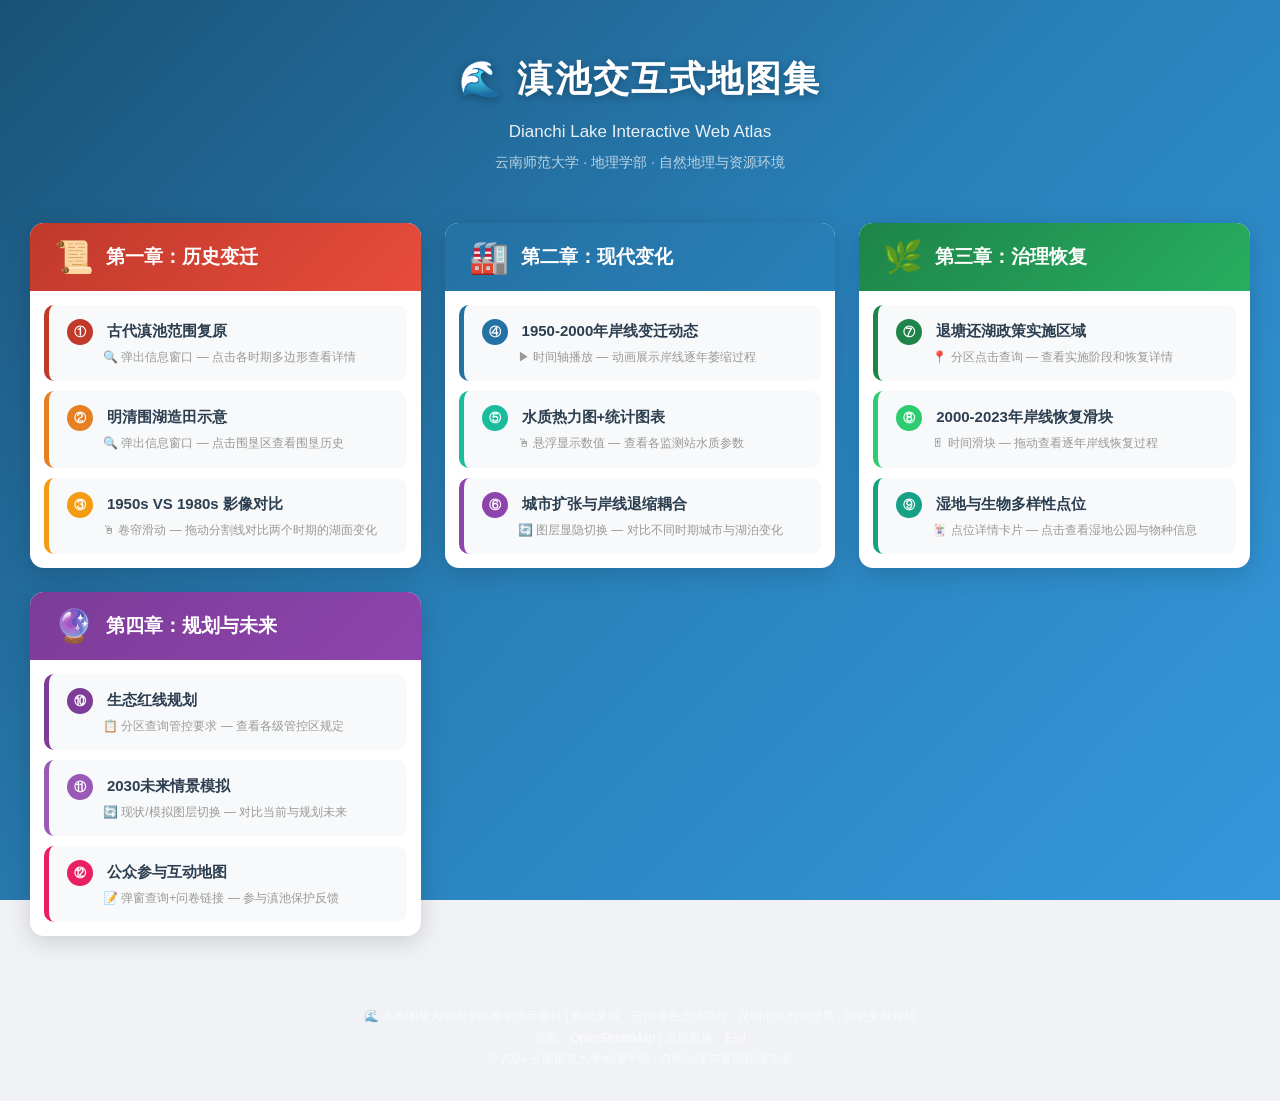
<file: index.html>
<!DOCTYPE html>
<html lang="zh-CN">
<head>
  <meta charset="UTF-8">
  <meta name="viewport" content="width=device-width, initial-scale=1.0">
  <title>滇池交互式地图集 — 云南师范大学地理学部</title>
  <link rel="stylesheet" href="assets/css/main.css">
  <style>
    .index-body {
      padding-top: 0;
      background: linear-gradient(135deg, #1a5276 0%, #2980b9 50%, #3498db 100%);
      min-height: 100vh;
    }
    .index-header {
      text-align: center;
      padding: 50px 20px 30px;
      color: white;
    }
    .index-header h1 {
      font-size: 36px;
      margin-bottom: 10px;
      text-shadow: 0 2px 8px rgba(0,0,0,0.3);
      letter-spacing: 2px;
    }
    .index-header .subtitle {
      font-size: 17px;
      opacity: 0.9;
      margin-bottom: 6px;
    }
    .index-header .dept {
      font-size: 14px;
      opacity: 0.7;
    }
    .index-chapters {
      display: grid;
      grid-template-columns: repeat(auto-fit, minmax(300px, 1fr));
      gap: 24px;
      padding: 20px 30px 50px;
      max-width: 1400px;
      margin: 0 auto;
    }
    .chapter-section {
      background: white;
      border-radius: 14px;
      overflow: hidden;
      box-shadow: 0 6px 24px rgba(0,0,0,0.15);
      transition: transform 0.3s, box-shadow 0.3s;
    }
    .chapter-section:hover {
      transform: translateY(-6px);
      box-shadow: 0 10px 32px rgba(0,0,0,0.2);
    }
    .chapter-header {
      padding: 18px 24px;
      color: white;
      font-size: 19px;
      font-weight: bold;
      display: flex;
      align-items: center;
      gap: 12px;
    }
    .chapter-header .ch-icon {
      font-size: 32px;
      line-height: 1;
    }
    .map-cards {
      padding: 14px;
    }
    .map-card {
      display: block;
      padding: 14px 18px;
      border-radius: 10px;
      margin-bottom: 10px;
      background: #f8f9fa;
      border-left: 5px solid #2980b9;
      transition: all 0.25s;
      text-decoration: none;
      color: #2c3e50;
    }
    .map-card:last-child { margin-bottom: 0; }
    .map-card:hover {
      background: #eef6fc;
      border-left-color: #1a5276;
      text-decoration: none;
      color: #1a5276;
      padding-left: 22px;
    }
    .map-card .map-num {
      display: inline-block;
      width: 26px;
      height: 26px;
      line-height: 26px;
      text-align: center;
      background: #2980b9;
      color: white;
      border-radius: 50%;
      font-size: 12px;
      font-weight: bold;
      margin-right: 10px;
      flex-shrink: 0;
    }
    .map-card .map-name {
      font-weight: bold;
      font-size: 15px;
    }
    .map-card .map-interaction {
      font-size: 12px;
      color: #999;
      margin-top: 3px;
      padding-left: 36px;
    }
    .index-footer {
      text-align: center;
      padding: 20px 20px 30px;
      color: rgba(255,255,255,0.65);
      font-size: 12px;
      line-height: 1.8;
    }
    .index-footer a {
      color: rgba(255,255,255,0.8);
    }
  </style>
</head>
<body class="index-body">
  <div class="index-header">
    <h1>🌊 滇池交互式地图集</h1>
    <p class="subtitle">Dianchi Lake Interactive Web Atlas</p>
    <p class="dept">云南师范大学 · 地理学部 · 自然地理与资源环境</p>
  </div>

  <div class="index-chapters">
    <!-- 第1章 -->
    <div class="chapter-section">
      <div class="chapter-header" style="background: linear-gradient(135deg, #c0392b, #e74c3c);">
        <span class="ch-icon">📜</span> 第一章：历史变迁
      </div>
      <div class="map-cards">
        <a href="ch1-history/map01-ancient-lake.html" class="map-card" style="border-left-color: #c0392b;">
          <span class="map-num" style="background:#c0392b;">①</span>
          <span class="map-name">古代滇池范围复原</span>
          <div class="map-interaction">🔍 弹出信息窗口 — 点击各时期多边形查看详情</div>
        </a>
        <a href="ch1-history/map02-ming-qing.html" class="map-card" style="border-left-color: #e67e22;">
          <span class="map-num" style="background:#e67e22;">②</span>
          <span class="map-name">明清围湖造田示意</span>
          <div class="map-interaction">🔍 弹出信息窗口 — 点击围垦区查看围垦历史</div>
        </a>
        <a href="ch1-history/map03-image-comparison.html" class="map-card" style="border-left-color: #f39c12;">
          <span class="map-num" style="background:#f39c12;">③</span>
          <span class="map-name">1950s VS 1980s 影像对比</span>
          <div class="map-interaction">🖱 卷帘滑动 — 拖动分割线对比两个时期的湖面变化</div>
        </a>
      </div>
    </div>

    <!-- 第2章 -->
    <div class="chapter-section">
      <div class="chapter-header" style="background: linear-gradient(135deg, #2471a3, #2980b9);">
        <span class="ch-icon">🏭</span> 第二章：现代变化
      </div>
      <div class="map-cards">
        <a href="ch2-modern/map04-shoreline-animation.html" class="map-card" style="border-left-color: #2471a3;">
          <span class="map-num" style="background:#2471a3;">④</span>
          <span class="map-name">1950-2000年岸线变迁动态</span>
          <div class="map-interaction">▶ 时间轴播放 — 动画展示岸线逐年萎缩过程</div>
        </a>
        <a href="ch2-modern/map05-water-quality.html" class="map-card" style="border-left-color: #1abc9c;">
          <span class="map-num" style="background:#1abc9c;">⑤</span>
          <span class="map-name">水质热力图+统计图表</span>
          <div class="map-interaction">🖱 悬浮显示数值 — 查看各监测站水质参数</div>
        </a>
        <a href="ch2-modern/map06-urban-expansion.html" class="map-card" style="border-left-color: #8e44ad;">
          <span class="map-num" style="background:#8e44ad;">⑥</span>
          <span class="map-name">城市扩张与岸线退缩耦合</span>
          <div class="map-interaction">🔄 图层显隐切换 — 对比不同时期城市与湖泊变化</div>
        </a>
      </div>
    </div>

    <!-- 第3章 -->
    <div class="chapter-section">
      <div class="chapter-header" style="background: linear-gradient(135deg, #1e8449, #27ae60);">
        <span class="ch-icon">🌿</span> 第三章：治理恢复
      </div>
      <div class="map-cards">
        <a href="ch3-restoration/map07-pond-to-lake.html" class="map-card" style="border-left-color: #1e8449;">
          <span class="map-num" style="background:#1e8449;">⑦</span>
          <span class="map-name">退塘还湖政策实施区域</span>
          <div class="map-interaction">📍 分区点击查询 — 查看实施阶段和恢复详情</div>
        </a>
        <a href="ch3-restoration/map08-shoreline-recovery.html" class="map-card" style="border-left-color: #2ecc71;">
          <span class="map-num" style="background:#2ecc71;">⑧</span>
          <span class="map-name">2000-2023年岸线恢复滑块</span>
          <div class="map-interaction">🎚 时间滑块 — 拖动查看逐年岸线恢复过程</div>
        </a>
        <a href="ch3-restoration/map09-wetlands.html" class="map-card" style="border-left-color: #16a085;">
          <span class="map-num" style="background:#16a085;">⑨</span>
          <span class="map-name">湿地与生物多样性点位</span>
          <div class="map-interaction">🃏 点位详情卡片 — 点击查看湿地公园与物种信息</div>
        </a>
      </div>
    </div>

    <!-- 第4章 -->
    <div class="chapter-section">
      <div class="chapter-header" style="background: linear-gradient(135deg, #7d3c98, #8e44ad);">
        <span class="ch-icon">🔮</span> 第四章：规划与未来
      </div>
      <div class="map-cards">
        <a href="ch4-planning/map10-ecological-redline.html" class="map-card" style="border-left-color: #7d3c98;">
          <span class="map-num" style="background:#7d3c98;">⑩</span>
          <span class="map-name">生态红线规划</span>
          <div class="map-interaction">📋 分区查询管控要求 — 查看各级管控区规定</div>
        </a>
        <a href="ch4-planning/map11-future-2030.html" class="map-card" style="border-left-color: #9b59b6;">
          <span class="map-num" style="background:#9b59b6;">⑪</span>
          <span class="map-name">2030未来情景模拟</span>
          <div class="map-interaction">🔄 现状/模拟图层切换 — 对比当前与规划未来</div>
        </a>
        <a href="ch4-planning/map12-public-participation.html" class="map-card" style="border-left-color: #e91e63;">
          <span class="map-num" style="background:#e91e63;">⑫</span>
          <span class="map-name">公众参与互动地图</span>
          <div class="map-interaction">📝 弹窗查询+问卷链接 — 参与滇池保护反馈</div>
        </a>
      </div>
    </div>
  </div>

  <div class="index-footer">
    <p>🌊 本地图集为地理学部教学演示项目 | 数据来源：云南省生态环境厅 · 昆明市滇池管理局 · 历史文献资料</p>
    <p>底图：<a href="https://www.openstreetmap.org/copyright" target="_blank">OpenStreetMap</a> | 卫星影像：<a href="https://www.esri.com/" target="_blank">Esri</a></p>
    <p>© 2024 云南师范大学地理学部 | 自然地理与资源环境专业</p>
  </div>
</body>
</html>
</file>
<file: assets/css/main.css>
/* ============================================
   滇池交互式地图集 — 全局样式
   ============================================ */

/* === Reset & Base === */
*, *::before, *::after {
  box-sizing: border-box;
  margin: 0;
  padding: 0;
}

html, body {
  height: 100%;
  font-family: 'Microsoft YaHei', 'PingFang SC', 'Noto Sans SC', sans-serif;
  font-size: 14px;
  color: #2c3e50;
  background: #f0f2f5;
  line-height: 1.6;
}

a {
  color: #2980b9;
  text-decoration: none;
}
a:hover {
  color: #1a5276;
  text-decoration: underline;
}

/* === Top Navigation Bar === */
.top-nav {
  position: fixed;
  top: 0;
  left: 0;
  right: 0;
  z-index: 1000;
  display: flex;
  align-items: center;
  gap: 12px;
  padding: 8px 16px;
  background: rgba(26, 82, 118, 0.95);
  backdrop-filter: blur(10px);
  color: white;
  font-size: 13px;
  box-shadow: 0 2px 8px rgba(0,0,0,0.2);
  height: 44px;
}

.top-nav .home-btn {
  color: #f1c40f;
  font-weight: bold;
  text-decoration: none;
  padding: 4px 10px;
  border-radius: 4px;
  transition: background 0.2s;
}
.top-nav .home-btn:hover {
  background: rgba(255,255,255,0.15);
  text-decoration: none;
  color: #f39c12;
}

.top-nav .nav-btn {
  color: white;
  text-decoration: none;
  padding: 4px 10px;
  border-radius: 4px;
  background: rgba(255,255,255,0.1);
  transition: background 0.2s;
}
.top-nav .nav-btn:hover {
  background: rgba(255,255,255,0.25);
  text-decoration: none;
  color: white;
}
.top-nav .nav-btn.disabled {
  opacity: 0.4;
  cursor: default;
  pointer-events: none;
}

.top-nav .page-title {
  flex: 1;
  text-align: center;
  font-weight: bold;
  font-size: 15px;
  white-space: nowrap;
  overflow: hidden;
  text-overflow: ellipsis;
}

/* === Page Layout === */
body {
  padding-top: 44px; /* 为固定导航栏留空间 */
}

.page-wrapper {
  display: flex;
  height: calc(100vh - 44px);
}

/* === Map Container === */
#map-container {
  flex: 1;
  position: relative;
  min-width: 0;
}

#map {
  width: 100%;
  height: 100%;
}

/* === Sidebar === */
.sidebar {
  width: 340px;
  background: white;
  border-left: 1px solid #ddd;
  overflow-y: auto;
  box-shadow: -2px 0 8px rgba(0,0,0,0.05);
  z-index: 500;
  transition: width 0.3s;
}

.sidebar-content {
  padding: 16px;
}

.sidebar-title {
  font-size: 18px;
  font-weight: bold;
  color: #1a5276;
  margin-bottom: 12px;
  padding-bottom: 8px;
  border-bottom: 2px solid #2980b9;
}

.sidebar-section {
  margin-bottom: 16px;
}

.sidebar-section h4 {
  font-size: 14px;
  color: #1a5276;
  margin-bottom: 8px;
}

.sidebar-section p {
  font-size: 13px;
  color: #555;
  margin-bottom: 4px;
  line-height: 1.6;
}

.sidebar-empty {
  text-align: center;
  color: #999;
  padding: 40px 20px;
  font-size: 14px;
}

/* === Stats Panel (floating) === */
.stats-panel {
  position: absolute;
  top: 10px;
  right: 10px;
  z-index: 800;
  background: rgba(255,255,255,0.95);
  padding: 12px 16px;
  border-radius: 8px;
  box-shadow: 0 2px 10px rgba(0,0,0,0.15);
  font-size: 13px;
  min-width: 160px;
}

.stats-panel .stat-label {
  color: #666;
  font-size: 11px;
  text-transform: uppercase;
  letter-spacing: 0.5px;
}

.stats-panel .stat-value {
  font-size: 22px;
  font-weight: bold;
  color: #1a5276;
}

.stats-panel .stat-change {
  font-size: 12px;
}
.stat-change.up { color: #27ae60; }
.stat-change.down { color: #e74c3c; }

/* === Chart Container === */
.chart-container {
  width: 100%;
  height: 300px;
  margin: 10px 0;
}

/* === Slider Controls === */
.control-bar {
  position: absolute;
  bottom: 20px;
  left: 50%;
  transform: translateX(-50%);
  z-index: 800;
  background: rgba(255,255,255,0.95);
  padding: 12px 20px;
  border-radius: 8px;
  box-shadow: 0 2px 12px rgba(0,0,0,0.15);
  display: flex;
  align-items: center;
  gap: 12px;
  flex-wrap: wrap;
  justify-content: center;
}

.control-bar label {
  font-weight: bold;
  font-size: 13px;
  color: #2c3e50;
}

.control-bar input[type="range"] {
  width: 200px;
  accent-color: #2980b9;
}

.control-bar .btn {
  padding: 6px 16px;
  border: none;
  border-radius: 4px;
  background: #2980b9;
  color: white;
  cursor: pointer;
  font-size: 13px;
  font-family: inherit;
  transition: background 0.2s;
}
.control-bar .btn:hover {
  background: #1a5276;
}
.control-bar .btn.play {
  background: #27ae60;
}
.control-bar .btn.play:hover {
  background: #1e8449;
}
.control-bar .btn.pause {
  background: #e74c3c;
}
.control-bar .btn.pause:hover {
  background: #c0392b;
}

.year-display {
  font-size: 20px;
  font-weight: bold;
  color: #1a5276;
  min-width: 60px;
  text-align: center;
}

/* === Swipe Comparison === */
.swipe-container {
  position: absolute;
  top: 0;
  left: 0;
  right: 0;
  bottom: 0;
  overflow: hidden;
}

.swipe-before {
  position: absolute;
  top: 0;
  left: 0;
  right: 0;
  bottom: 0;
  z-index: 2;
}

.swipe-after {
  position: absolute;
  top: 0;
  left: 0;
  right: 0;
  bottom: 0;
  z-index: 1;
}

.swipe-divider {
  position: absolute;
  top: 0;
  bottom: 0;
  width: 4px;
  background: white;
  z-index: 3;
  cursor: col-resize;
  box-shadow: 0 0 8px rgba(0,0,0,0.3);
}

.swipe-handle {
  position: absolute;
  top: 50%;
  left: 50%;
  transform: translate(-50%, -50%);
  width: 40px;
  height: 40px;
  background: white;
  border-radius: 50%;
  display: flex;
  align-items: center;
  justify-content: center;
  font-size: 18px;
  box-shadow: 0 2px 8px rgba(0,0,0,0.3);
}

.swipe-label {
  position: absolute;
  top: 10px;
  padding: 4px 12px;
  background: rgba(0,0,0,0.7);
  color: white;
  border-radius: 4px;
  font-size: 12px;
  font-weight: bold;
}
.swipe-label.left { left: 10px; }
.swipe-label.right { right: 10px; }

/* === Toggle Switch === */
.toggle-container {
  position: absolute;
  top: 10px;
  right: 10px;
  z-index: 800;
  background: rgba(255,255,255,0.95);
  padding: 10px 14px;
  border-radius: 8px;
  box-shadow: 0 2px 10px rgba(0,0,0,0.15);
  display: flex;
  align-items: center;
  gap: 10px;
  font-size: 13px;
}

.toggle-switch {
  position: relative;
  width: 48px;
  height: 26px;
}

.toggle-switch input {
  opacity: 0;
  width: 0;
  height: 0;
}

.toggle-slider {
  position: absolute;
  cursor: pointer;
  top: 0;
  left: 0;
  right: 0;
  bottom: 0;
  background-color: #ccc;
  border-radius: 26px;
  transition: 0.3s;
}

.toggle-slider:before {
  content: "";
  position: absolute;
  height: 20px;
  width: 20px;
  left: 3px;
  bottom: 3px;
  background-color: white;
  border-radius: 50%;
  transition: 0.3s;
}

.toggle-switch input:checked + .toggle-slider {
  background-color: #27ae60;
}

.toggle-switch input:checked + .toggle-slider:before {
  transform: translateX(22px);
}

/* === Feedback Form === */
.feedback-form {
  margin-top: 16px;
}
.feedback-form label {
  display: block;
  font-size: 13px;
  font-weight: bold;
  margin-bottom: 4px;
  color: #2c3e50;
}
.feedback-form input,
.feedback-form textarea {
  width: 100%;
  padding: 8px 10px;
  border: 1px solid #ddd;
  border-radius: 4px;
  font-size: 13px;
  font-family: inherit;
  margin-bottom: 10px;
  resize: vertical;
}
.feedback-form input:focus,
.feedback-form textarea:focus {
  outline: none;
  border-color: #2980b9;
  box-shadow: 0 0 0 2px rgba(41,128,185,0.2);
}
.feedback-form .btn-submit {
  width: 100%;
  padding: 10px;
  background: #2980b9;
  color: white;
  border: none;
  border-radius: 4px;
  font-size: 14px;
  font-weight: bold;
  cursor: pointer;
  font-family: inherit;
  transition: background 0.2s;
}
.feedback-form .btn-submit:hover {
  background: #1a5276;
}

/* === Loading & Error === */
.loading-overlay {
  position: absolute;
  top: 50%;
  left: 50%;
  transform: translate(-50%, -50%);
  z-index: 900;
  background: rgba(255,255,255,0.95);
  padding: 20px 30px;
  border-radius: 8px;
  box-shadow: 0 4px 16px rgba(0,0,0,0.15);
  text-align: center;
  font-size: 14px;
  color: #666;
}

.loading-spinner {
  display: inline-block;
  width: 30px;
  height: 30px;
  border: 3px solid #ddd;
  border-top-color: #2980b9;
  border-radius: 50%;
  animation: spin 1s linear infinite;
  margin-bottom: 8px;
}

@keyframes spin {
  to { transform: rotate(360deg); }
}

.error-message {
  display: none;
  position: absolute;
  top: 50%;
  left: 50%;
  transform: translate(-50%, -50%);
  z-index: 900;
  background: #fff3f3;
  padding: 20px 30px;
  border-radius: 8px;
  border: 1px solid #e74c3c;
  text-align: center;
  color: #c0392b;
  font-size: 14px;
}

/* === Index Page === */
.index-page {
  padding-top: 0;
  background: linear-gradient(135deg, #1a5276 0%, #2980b9 50%, #3498db 100%);
  min-height: 100vh;
}

.index-header {
  text-align: center;
  padding: 40px 20px 30px;
  color: white;
}

.index-header h1 {
  font-size: 32px;
  margin-bottom: 8px;
  text-shadow: 0 2px 4px rgba(0,0,0,0.3);
}

.index-header .subtitle {
  font-size: 16px;
  opacity: 0.85;
  margin-bottom: 4px;
}

.index-chapters {
  display: grid;
  grid-template-columns: repeat(auto-fit, minmax(280px, 1fr));
  gap: 24px;
  padding: 20px 30px 40px;
  max-width: 1400px;
  margin: 0 auto;
}

.chapter-section {
  background: white;
  border-radius: 12px;
  overflow: hidden;
  box-shadow: 0 4px 16px rgba(0,0,0,0.1);
  transition: transform 0.2s;
}

.chapter-section:hover {
  transform: translateY(-4px);
}

.chapter-header {
  padding: 16px 20px;
  color: white;
  font-size: 18px;
  font-weight: bold;
  display: flex;
  align-items: center;
  gap: 10px;
}

.chapter-header .ch-icon {
  font-size: 28px;
}

.map-cards {
  padding: 12px;
}

.map-card {
  display: block;
  padding: 14px 16px;
  border-radius: 8px;
  margin-bottom: 8px;
  background: #f8f9fa;
  border-left: 4px solid #2980b9;
  transition: all 0.2s;
  text-decoration: none;
  color: #2c3e50;
}

.map-card:last-child {
  margin-bottom: 0;
}

.map-card:hover {
  background: #eef6fc;
  border-left-color: #1a5276;
  text-decoration: none;
  color: #1a5276;
  padding-left: 20px;
}

.map-card .map-num {
  display: inline-block;
  width: 24px;
  height: 24px;
  line-height: 24px;
  text-align: center;
  background: #2980b9;
  color: white;
  border-radius: 50%;
  font-size: 12px;
  font-weight: bold;
  margin-right: 8px;
}

.map-card .map-name {
  font-weight: bold;
  font-size: 14px;
}

.map-card .map-interaction {
  font-size: 12px;
  color: #888;
  margin-top: 2px;
  padding-left: 32px;
}

/* Index Footer */
.index-footer {
  text-align: center;
  padding: 20px;
  color: rgba(255,255,255,0.7);
  font-size: 12px;
}

/* === Responsive === */
@media (max-width: 768px) {
  .top-nav {
    padding: 6px 8px;
    font-size: 11px;
    height: 38px;
  }
  .top-nav .page-title {
    font-size: 12px;
  }

  body {
    padding-top: 38px;
  }

  .page-wrapper {
    flex-direction: column;
  }

  .sidebar {
    width: 100%;
    max-height: 40vh;
    border-left: none;
    border-top: 1px solid #ddd;
  }

  .control-bar {
    padding: 8px 12px;
    gap: 6px;
    font-size: 11px;
  }
  .control-bar input[type="range"] {
    width: 120px;
  }

  .stats-panel {
    padding: 8px 12px;
    font-size: 11px;
    min-width: 120px;
  }
  .stats-panel .stat-value {
    font-size: 16px;
  }

  .index-chapters {
    grid-template-columns: 1fr;
    padding: 12px;
  }

  .index-header h1 {
    font-size: 22px;
  }
}

/* === Leaflet Overrides === */
.leaflet-popup-content {
  font-family: 'Microsoft YaHei', 'PingFang SC', sans-serif !important;
  font-size: 13px;
  line-height: 1.6;
  margin: 10px 14px;
  min-width: 200px;
}

.leaflet-control-layers {
  font-family: 'Microsoft YaHei', 'PingFang SC', sans-serif !important;
  font-size: 12px;
}

.leaflet-control-attribution {
  font-size: 10px !important;
}

/* === Print === */
@media print {
  .top-nav, .sidebar, .control-bar, .stats-panel, .toggle-container {
    display: none;
  }
  #map {
    height: 100vh;
  }
}
</file>
